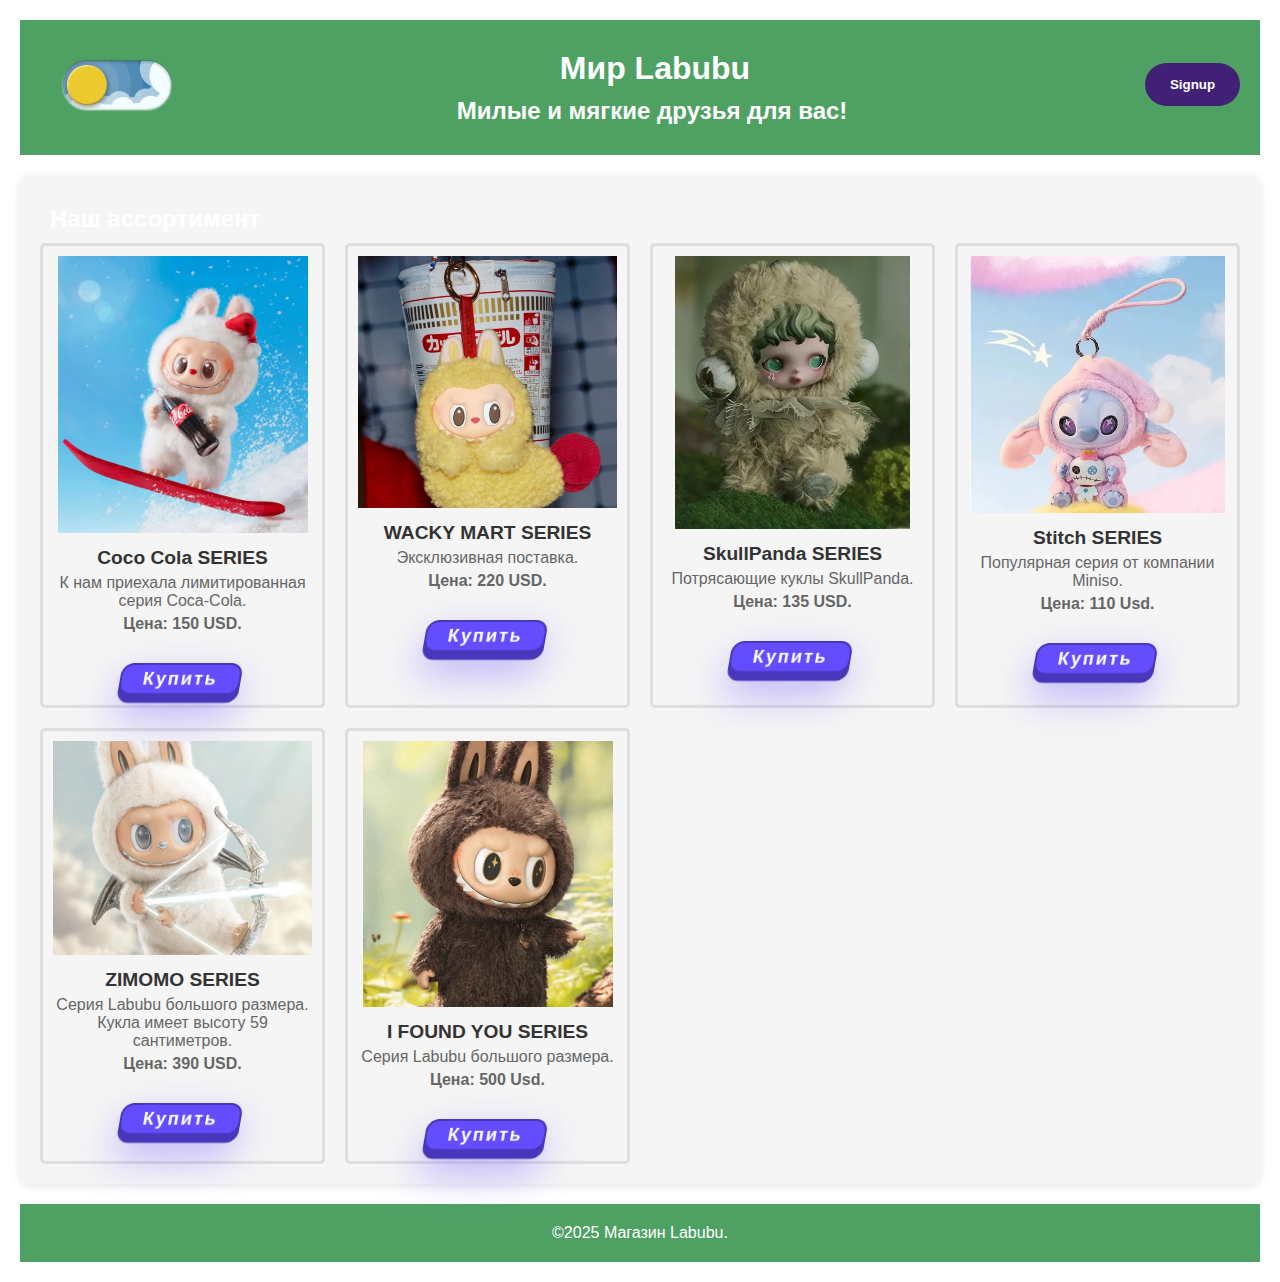
<file: index.html>
<!DOCTYPE html>
<html lang="ru">
<head>
    <meta charset="UTF-8">
    <meta name="viewport" content="width=device-width, initial-scale=1.0">
    <title>Document</title>
    <link rel="stylesheet" href="./style.css">
    <script src="./script.js"></script>
    
    
</head>
<body>
    <div class="mobile-menu-toggle">
    <span></span>
    <span></span>
    <span></span>
</div>
    <header class="header-menu">
        <div class="label1"> <label class="theme-switch">
        <input type="checkbox" class="theme-switch__checkbox" id="theme-toggle">
        <div class="theme-switch__container">
            <div class="theme-switch__clouds"></div>
            <div class="theme-switch__stars-container">
                <svg xmlns="http://www.w3.org/2000/svg" viewBox="0 0 144 55" fill="none">
                    <path fill-rule="evenodd" clip-rule="evenodd" d="M135.831 3.00688C135.055 3.85027 134.111 4.29946 133 4.35447C134.111 4.40947 135.055 4.85867 135.831 5.71123C136.607 6.55462 136.996 7.56303 136.996 8.72727C136.996 7.95722 137.172 7.25134 137.525 6.59129C137.886 5.93124 138.372 5.39954 138.98 5.00535C139.598 4.60199 140.268 4.39114 141 4.35447C139.88 4.2903 138.936 3.85027 138.16 3.00688C137.384 2.16348 136.996 1.16425 136.996 0C136.996 1.16425 136.607 2.16348 135.831 3.00688ZM31 23.3545C32.1114 23.2995 33.0551 22.8503 33.8313 22.0069C34.6075 21.1635 34.9956 20.1642 34.9956 19C34.9956 20.1642 35.3837 21.1635 36.1599 22.0069C36.9361 22.8503 37.8798 23.2903 39 23.3545C38.2679 23.3911 37.5976 23.602 36.9802 24.0053C36.3716 24.3995 35.8864 24.9312 35.5248 25.5913C35.172 26.2513 34.9956 26.9572 34.9956 27.7273C34.9956 26.563 34.6075 25.5546 33.8313 24.7112C33.0551 23.8587 32.1114 23.4095 31 23.3545ZM0 36.3545C1.11136 36.2995 2.05513 35.8503 2.83131 35.0069C3.6075 34.1635 3.99559 33.1642 3.99559 32C3.99559 33.1642 4.38368 34.1635 5.15987 35.0069C5.93605 35.8503 6.87982 36.2903 8 36.3545C7.26792 36.3911 6.59757 36.602 5.98015 37.0053C5.37155 37.3995 4.88644 37.9312 4.52481 38.5913C4.172 39.2513 3.99559 39.9572 3.99559 40.7273C3.99559 39.563 3.6075 38.5546 2.83131 37.7112C2.05513 36.8587 1.11136 36.4095 0 36.3545ZM56.8313 24.0069C56.0551 24.8503 55.1114 25.2995 54 25.3545C55.1114 25.4095 56.0551 25.8587 56.8313 26.7112C57.6075 27.5546 57.9956 28.563 57.9956 29.7273C57.9956 28.9572 58.172 28.2513 58.5248 27.5913C58.8864 26.9312 59.3716 26.3995 59.9802 26.0053C60.5976 25.602 61.2679 25.3911 62 25.3545C60.8798 25.2903 59.9361 24.8503 59.1599 24.0069C58.3837 23.1635 57.9956 22.1642 57.9956 21C57.9956 22.1642 57.6075 23.1635 56.8313 24.0069ZM81 25.3545C82.1114 25.2995 83.0551 24.8503 83.8313 24.0069C84.6075 23.1635 84.9956 22.1642 84.9956 21C84.9956 22.1642 85.3837 23.1635 86.1599 24.0069C86.9361 24.8503 87.8798 25.2903 89 25.3545C88.2679 25.3911 87.5976 25.602 86.9802 26.0053C86.3716 26.3995 85.8864 26.9312 85.5248 27.5913C85.172 28.2513 84.9956 28.9572 84.9956 29.7273C84.9956 28.563 84.6075 27.5546 83.8313 26.7112C83.0551 25.8587 82.1114 25.4095 81 25.3545ZM136 36.3545C137.111 36.2995 138.055 35.8503 138.831 35.0069C139.607 34.1635 139.996 33.1642 139.996 32C139.996 33.1642 140.384 34.1635 141.16 35.0069C141.936 35.8503 142.88 36.2903 144 36.3545C143.268 36.3911 142.598 36.602 141.98 37.0053C141.372 37.3995 140.886 37.9312 140.525 38.5913C140.172 39.2513 139.996 39.9572 139.996 40.7273C139.996 39.563 139.607 38.5546 138.831 37.7112C138.055 36.8587 137.111 36.4095 136 36.3545ZM101.831 49.0069C101.055 49.8503 100.111 50.2995 99 50.3545C100.111 50.4095 101.055 50.8587 101.831 51.7112C102.607 52.5546 102.996 53.563 102.996 54.7273C102.996 53.9572 103.172 53.2513 103.525 52.5913C103.886 51.9312 104.372 51.3995 104.98 51.0053C105.598 50.602 106.268 50.3911 107 50.3545C105.88 50.2903 104.936 49.8503 104.16 49.0069C103.384 48.1635 102.996 47.1642 102.996 46C102.996 47.1642 102.607 48.1635 101.831 49.0069Z" fill="currentColor"></path>
                </svg>
            </div>
            <div class="theme-switch__circle-container">
                <div class="theme-switch__sun-moon-container">
                    <div class="theme-switch__moon">
                        <div class="theme-switch__spot"></div>
                        <div class="theme-switch__spot"></div>
                        <div class="theme-switch__spot"></div>
                    </div>
                </div>
            </div>
        </div>
    </label></div>
        <h1>Мир Labubu</h1>
        <h2 >Милые и мягкие друзья для вас!</h2>
        <div class="header_buttons" >
  <button onclick="window.open('./index2.html', '_blank')">
    <span class="span-mother">
      <span>S</span>
      <span>i</span>
      <span>g</span>
      <span>n</span>
      <span>u</span>
      <span>p</span>
    </span>
    <span class="span-mother2">
      <span>S</span>
      <span>i</span>
      <span>g</span>
      <span>n</span>
      <span>u</span>
      <span>p</span>
    </span>
  </button>
</div>
    </header>


    <div class="container">
        <h2>Наш ассортимент</h2>
        <div class="gallery">
            <div class="product">
                <img src="./img/Coco Cola.jpg" width="250" height="350" alt="Coco Cola ">
                <h3>Coco Cola SERIES</h3>
                <p> К нам приехала лимитированная серия Coca-Cola.</p>
                <p class="price">Цена: 150 USD.</p>
                <button class="buy-button" onclick="openPopup('Coco Cola')">Купить</button>
            </div>

            <div class="product">
                <img src="./img/WACKY MART SERIES.jpg" width="350" height="250" alt="WACKY MART SERIES">
                <h3>WACKY MART SERIES</h3>
                <p>Эксклюзивная поставка.</p>
                <p class="price">Цена: 220 USD.</p>
                <button class="buy-button" onclick="openPopup('WACKY MART SERIES')">Купить</button>
            </div>

            <div class="product">
                <img src="./img/SkullPanda.jpg"  width="235" height="220" alt="SkullPanda ">
                <h3>SkullPanda SERIES</h3>
                <p>Потрясающие куклы SkullPanda.</p>
                <p class="price">Цена: 135 USD.</p>
                <button class="buy-button" onclick="openPopup('SkullPanda')">Купить</button>
            </div>

             <div class="product">
                <img src="./img/Stitch.jpg" width="255" height="150"  alt="Stitch ">
                <h3>Stitch SERIES</h3>
                <p>Популярная серия от компании Miniso.</p>
                <p class="price">Цена: 110 Usd.</p>
                <button class="buy-button" onclick="openPopup('Stitch')">Купить</button>
            </div>

            <div class="product">
                <img src="./img/ZIMOMO.jpg" width="300" height="250" alt="ZIMOMO ">
                <h3>ZIMOMO SERIES</h3>
                <p>Серия Labubu большого размера. Кукла имеет высоту 59 сантиметров. </p>
                <p class="price">Цена: 390 USD.</p>
                <button class="buy-button" onclick="openPopup('ZIMOMO')">Купить</button>
            </div>

            <div class="product">
                <img src="./img/I FOUND YOU.jpg" width="250" height="350" alt="I FOUND YOU ">
                <h3>I FOUND YOU SERIES</h3>
                <p>Серия Labubu большого размера.</p>
                <p class="price">Цена: 500 Usd.</p>
                <button class="buy-button" onclick="openPopup('I FOUND YOU')">Купить</button>
            </div>
        </div>
    </div>

    <div class="popup" id="popup">
        <div class="popup-content" id="popup-content">
        
        </div>
    </div>

    <footer>
        &copy;2025 Магазин Labubu.
    </footer>
    
</body>
</html>
</file>
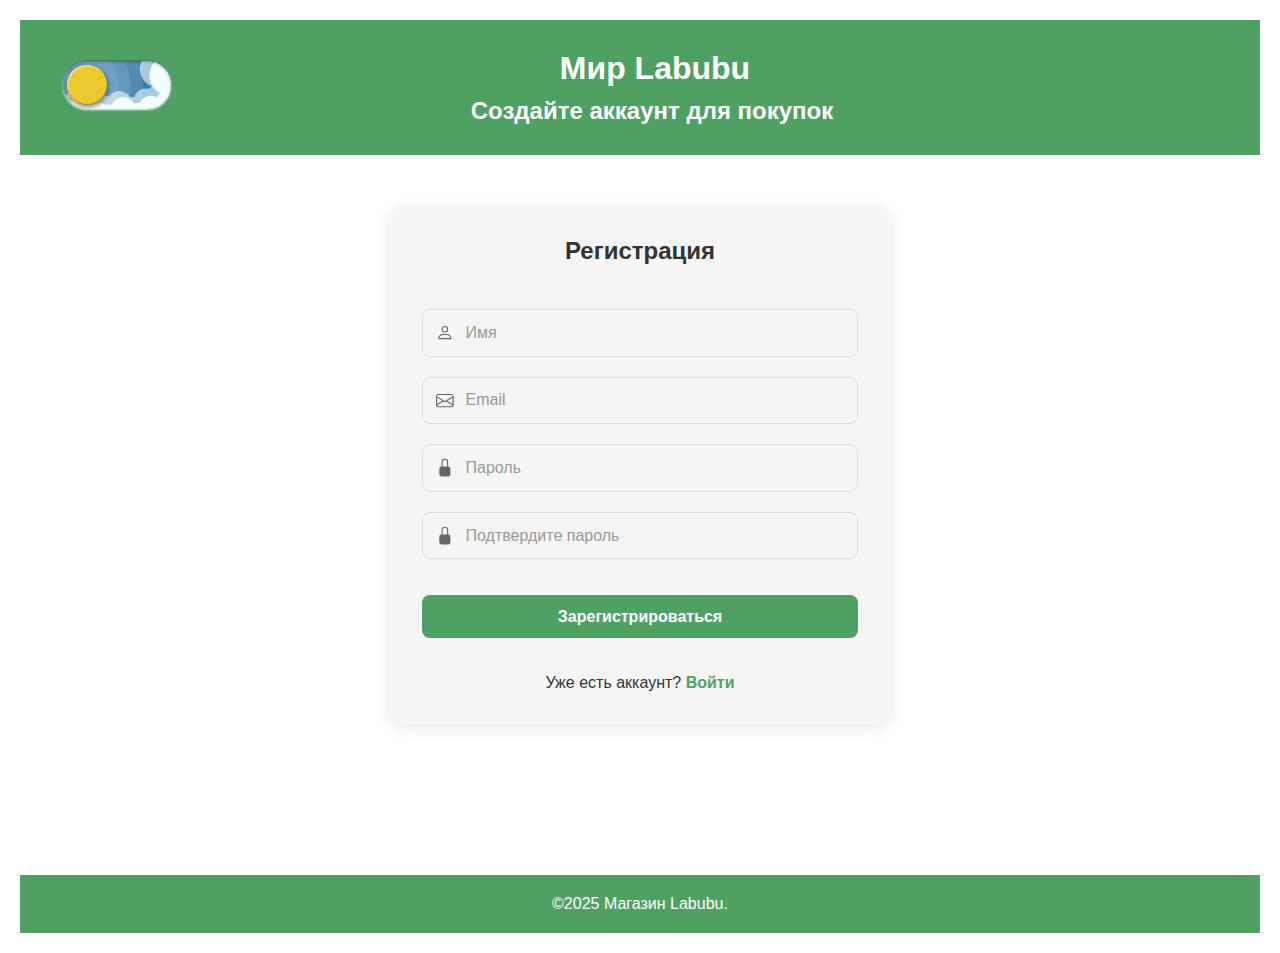
<file: index2.html>
<!DOCTYPE html>
<html lang="ru">
<head>
    <meta charset="UTF-8">
    <meta name="viewport" content="width=device-width, initial-scale=1.0">
    <title>Регистрация | Мир Labubu</title>
    <link rel="stylesheet" href="./style2.css">
    <link rel="stylesheet" href="./style.css">
</head>
<body>
    <header class="header-menu">
        <div class="label1">
            <label class="theme-switch">
                <input type="checkbox" class="theme-switch__checkbox" id="theme-toggle">
                <div class="theme-switch__container">
                    <div class="theme-switch__clouds"></div>
                    <div class="theme-switch__stars-container">
                        <svg xmlns="http://www.w3.org/2000/svg" viewBox="0 0 144 55" fill="none">
                            <path fill-rule="evenodd" clip-rule="evenodd" d="M135.831 3.00688C135.055 3.85027 134.111 4.29946 133 4.35447C134.111 4.40947 135.055 4.85867 135.831 5.71123C136.607 6.55462 136.996 7.56303 136.996 8.72727C136.996 7.95722 137.172 7.25134 137.525 6.59129C137.886 5.93124 138.372 5.39954 138.98 5.00535C139.598 4.60199 140.268 4.39114 141 4.35447C139.88 4.2903 138.936 3.85027 138.16 3.00688C137.384 2.16348 136.996 1.16425 136.996 0C136.996 1.16425 136.607 2.16348 135.831 3.00688ZM31 23.3545C32.1114 23.2995 33.0551 22.8503 33.8313 22.0069C34.6075 21.1635 34.9956 20.1642 34.9956 19C34.9956 20.1642 35.3837 21.1635 36.1599 22.0069C36.9361 22.8503 37.8798 23.2903 39 23.3545C38.2679 23.3911 37.5976 23.602 36.9802 24.0053C36.3716 24.3995 35.8864 24.9312 35.5248 25.5913C35.172 26.2513 34.9956 26.9572 34.9956 27.7273C34.9956 26.563 34.6075 25.5546 33.8313 24.7112C33.0551 23.8587 32.1114 23.4095 31 23.3545ZM0 36.3545C1.11136 36.2995 2.05513 35.8503 2.83131 35.0069C3.6075 34.1635 3.99559 33.1642 3.99559 32C3.99559 33.1642 4.38368 34.1635 5.15987 35.0069C5.93605 35.8503 6.87982 36.2903 8 36.3545C7.26792 36.3911 6.59757 36.602 5.98015 37.0053C5.37155 37.3995 4.88644 37.9312 4.52481 38.5913C4.172 39.2513 3.99559 39.9572 3.99559 40.7273C3.99559 39.563 3.6075 38.5546 2.83131 37.7112C2.05513 36.8587 1.11136 36.4095 0 36.3545ZM56.8313 24.0069C56.0551 24.8503 55.1114 25.2995 54 25.3545C55.1114 25.4095 56.0551 25.8587 56.8313 26.7112C57.6075 27.5546 57.9956 28.563 57.9956 29.7273C57.9956 28.9572 58.172 28.2513 58.5248 27.5913C58.8864 26.9312 59.3716 26.3995 59.9802 26.0053C60.5976 25.602 61.2679 25.3911 62 25.3545C60.8798 25.2903 59.9361 24.8503 59.1599 24.0069C58.3837 23.1635 57.9956 22.1642 57.9956 21C57.9956 22.1642 57.6075 23.1635 56.8313 24.0069ZM81 25.3545C82.1114 25.2995 83.0551 24.8503 83.8313 24.0069C84.6075 23.1635 84.9956 22.1642 84.9956 21C84.9956 22.1642 85.3837 23.1635 86.1599 24.0069C86.9361 24.8503 87.8798 25.2903 89 25.3545C88.2679 25.3911 87.5976 25.602 86.9802 26.0053C86.3716 26.3995 85.8864 26.9312 85.5248 27.5913C85.172 28.2513 84.9956 28.9572 84.9956 29.7273C84.9956 28.563 84.6075 27.5546 83.8313 26.7112C83.0551 25.8587 82.1114 25.4095 81 25.3545ZM136 36.3545C137.111 36.2995 138.055 35.8503 138.831 35.0069C139.607 34.1635 139.996 33.1642 139.996 32C139.996 33.1642 140.384 34.1635 141.16 35.0069C141.936 35.8503 142.88 36.2903 144 36.3545C143.268 36.3911 142.598 36.602 141.98 37.0053C141.372 37.3995 140.886 37.9312 140.525 38.5913C140.172 39.2513 139.996 39.9572 139.996 40.7273C139.996 39.563 139.607 38.5546 138.831 37.7112C138.055 36.8587 137.111 36.4095 136 36.3545ZM101.831 49.0069C101.055 49.8503 100.111 50.2995 99 50.3545C100.111 50.4095 101.055 50.8587 101.831 51.7112C102.607 52.5546 102.996 53.563 102.996 54.7273C102.996 53.9572 103.172 53.2513 103.525 52.5913C103.886 51.9312 104.372 51.3995 104.98 51.0053C105.598 50.602 106.268 50.3911 107 50.3545C105.88 50.2903 104.936 49.8503 104.16 49.0069C103.384 48.1635 102.996 47.1642 102.996 46C102.996 47.1642 102.607 48.1635 101.831 49.0069Z" fill="currentColor"></path>
                        </svg>
                    </div>
                    <div class="theme-switch__circle-container">
                        <div class="theme-switch__sun-moon-container">
                            <div class="theme-switch__moon">
                                <div class="theme-switch__spot"></div>
                                <div class="theme-switch__spot"></div>
                                <div class="theme-switch__spot"></div>
                            </div>
                        </div>
                    </div>
                </div>
            </label>
        </div>
        <h1>Мир Labubu</h1>
        <h2>Создайте аккаунт для покупок</h2>
    </header>

    <div class="registration-container">
        <form class="registration-form" id="registrationForm">
            <p id="heading">Регистрация</p>
            
            <div class="field">
                <svg class="input-icon" xmlns="http://www.w3.org/2000/svg" width="16" height="16" fill="currentColor" viewBox="0 0 16 16">
                    <path d="M8 8a3 3 0 1 0 0-6 3 3 0 0 0 0 6zm2-3a2 2 0 1 1-4 0 2 2 0 0 1 4 0zm4 8c0 1-1 1-1 1H3s-1 0-1-1 1-4 6-4 6 3 6 4zm-1-.004c-.001-.246-.154-.986-.832-1.664C11.516 10.68 10.289 10 8 10c-2.29 0-3.516.68-4.168 1.332-.678.678-.83 1.418-.832 1.664h10z"/>
                </svg>
                <input autocomplete="off" placeholder="Имя" class="input-field" type="text" id="name" required>
            </div>
            
            <div class="field">
                <svg class="input-icon" xmlns="http://www.w3.org/2000/svg" width="16" height="16" fill="currentColor" viewBox="0 0 16 16">
                    <path d="M0 4a2 2 0 0 1 2-2h12a2 2 0 0 1 2 2v8a2 2 0 0 1-2 2H2a2 2 0 0 1-2-2V4zm2-1a1 1 0 0 0-1 1v.217l7 4.2 7-4.2V4a1 1 0 0 0-1-1H2zm13 2.383-4.758 2.855L15 11.114v-5.73zm-.034 6.878L9.271 8.82 8 9.583 6.728 8.82l-5.694 3.44A1 1 0 0 0 2 13h12a1 1 0 0 0 .966-.739zM1 11.114l4.758-2.876L1 5.383v5.73z"/>
                </svg>
                <input placeholder="Email" class="input-field" type="email" id="email" required>
            </div>
            
            <div class="field">
                <svg class="input-icon" xmlns="http://www.w3.org/2000/svg" width="16" height="16" fill="currentColor" viewBox="0 0 16 16">
                    <path d="M8 1a2 2 0 0 1 2 2v4H6V3a2 2 0 0 1 2-2zm3 6V3a3 3 0 0 0-6 0v4a2 2 0 0 0-2 2v5a2 2 0 0 0 2 2h6a2 2 0 0 0 2-2V9a2 2 0 0 0-2-2z"/>
                </svg>
                <input placeholder="Пароль" class="input-field" type="password" id="password" required>
            </div>
            
            <div class="field">
                <svg class="input-icon" xmlns="http://www.w3.org/2000/svg" width="16" height="16" fill="currentColor" viewBox="0 0 16 16">
                    <path d="M8 1a2 2 0 0 1 2 2v4H6V3a2 2 0 0 1 2-2zm3 6V3a3 3 0 0 0-6 0v4a2 2 0 0 0-2 2v5a2 2 0 0 0 2 2h6a2 2 0 0 0 2-2V9a2 2 0 0 0-2-2z"/>
                </svg>
                <input placeholder="Подтвердите пароль" class="input-field" type="password" id="confirmPassword" required>
            </div>
            
            <div class="btn">
                <button type="submit" class="button1">Зарегистрироваться</button>
            </div>
            
            <div class="login-link">
                Уже есть аккаунт? <a href="./login.html">Войти</a>
            </div>
        </form>
    </div>

    <footer class="footer1">
        &copy;2025 Магазин Labubu. 
    </footer>

    <script src="./script.js"></script>
    <script>
        document.addEventListener('DOMContentLoaded', function() {
            const registrationForm = document.getElementById('registrationForm');
            
            registrationForm.addEventListener('submit', function(e) {
                e.preventDefault();
                
                const password = document.getElementById('password').value;
                const confirmPassword = document.getElementById('confirmPassword').value;
                
                if (password !== confirmPassword) {
                    alert('Пароли не совпадают!');
                    return;
                }
                
                alert('Регистрация успешна! Добро пожаловать в Мир Labubu!');
            });
        });
    </script>
</body>
</html>
</file>
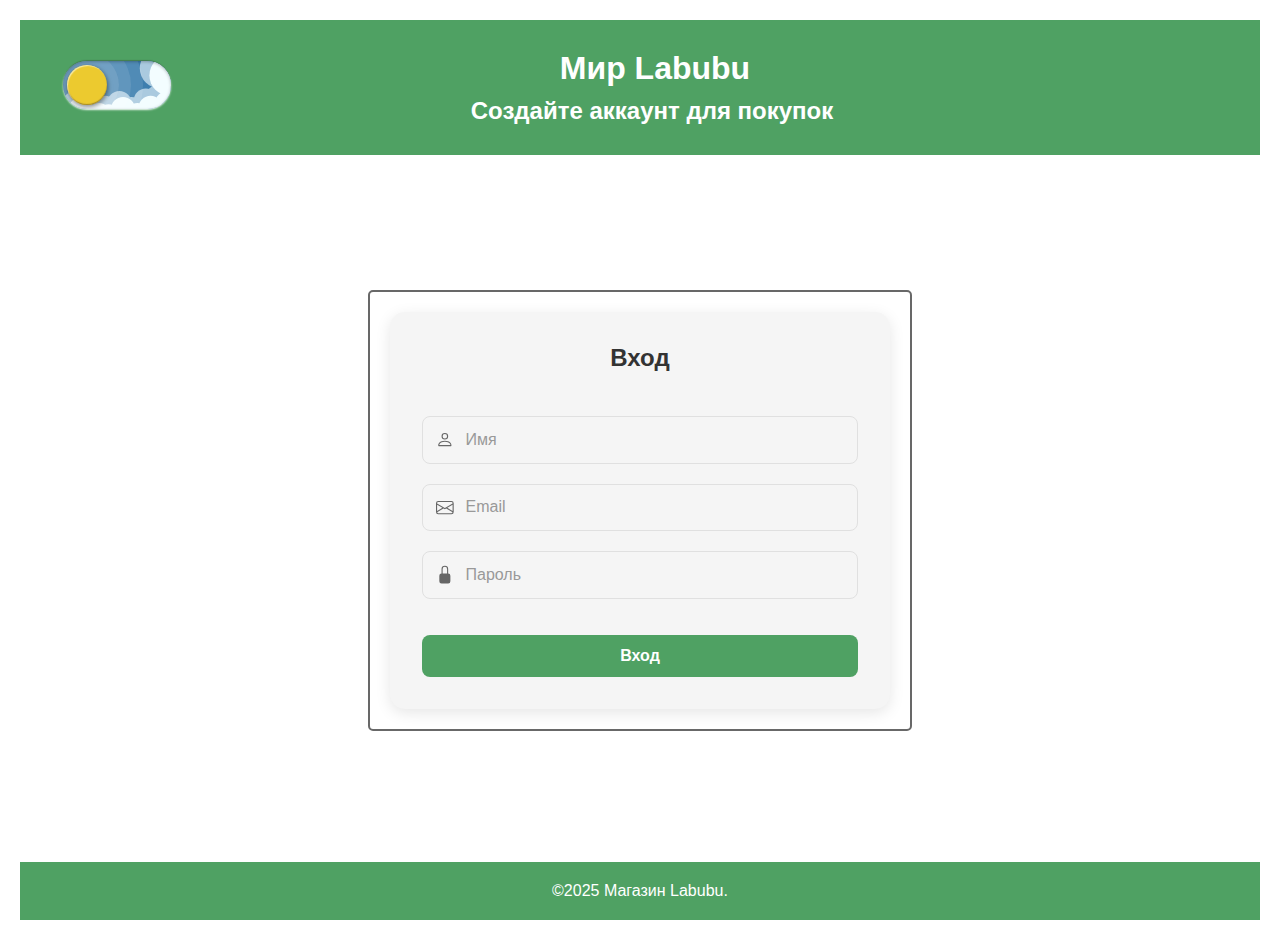
<file: login.html>
<!DOCTYPE html>
<html lang="ru">
<head>
    <meta charset="UTF-8">
    <meta name="viewport" content="width=device-width, initial-scale=1.0">
    <title>Регистрация | Мир Labubu</title>
    <link rel="stylesheet" href="./style2.css">
    <link rel="stylesheet" href="./style.css">
    <link rel="stylesheet" href="./style3.css">
    <script src="./js2.js"></script>
</head>
<body>
    <header class="header-menu">
        <div class="label1">
            <label class="theme-switch">
                <input type="checkbox" class="theme-switch__checkbox" id="theme-toggle">
                <div class="theme-switch__container">
                    <div class="theme-switch__clouds"></div>
                    <div class="theme-switch__stars-container">
                        <svg xmlns="http://www.w3.org/2000/svg" viewBox="0 0 144 55" fill="none">
                            <path fill-rule="evenodd" clip-rule="evenodd" d="M135.831 3.00688C135.055 3.85027 134.111 4.29946 133 4.35447C134.111 4.40947 135.055 4.85867 135.831 5.71123C136.607 6.55462 136.996 7.56303 136.996 8.72727C136.996 7.95722 137.172 7.25134 137.525 6.59129C137.886 5.93124 138.372 5.39954 138.98 5.00535C139.598 4.60199 140.268 4.39114 141 4.35447C139.88 4.2903 138.936 3.85027 138.16 3.00688C137.384 2.16348 136.996 1.16425 136.996 0C136.996 1.16425 136.607 2.16348 135.831 3.00688ZM31 23.3545C32.1114 23.2995 33.0551 22.8503 33.8313 22.0069C34.6075 21.1635 34.9956 20.1642 34.9956 19C34.9956 20.1642 35.3837 21.1635 36.1599 22.0069C36.9361 22.8503 37.8798 23.2903 39 23.3545C38.2679 23.3911 37.5976 23.602 36.9802 24.0053C36.3716 24.3995 35.8864 24.9312 35.5248 25.5913C35.172 26.2513 34.9956 26.9572 34.9956 27.7273C34.9956 26.563 34.6075 25.5546 33.8313 24.7112C33.0551 23.8587 32.1114 23.4095 31 23.3545ZM0 36.3545C1.11136 36.2995 2.05513 35.8503 2.83131 35.0069C3.6075 34.1635 3.99559 33.1642 3.99559 32C3.99559 33.1642 4.38368 34.1635 5.15987 35.0069C5.93605 35.8503 6.87982 36.2903 8 36.3545C7.26792 36.3911 6.59757 36.602 5.98015 37.0053C5.37155 37.3995 4.88644 37.9312 4.52481 38.5913C4.172 39.2513 3.99559 39.9572 3.99559 40.7273C3.99559 39.563 3.6075 38.5546 2.83131 37.7112C2.05513 36.8587 1.11136 36.4095 0 36.3545ZM56.8313 24.0069C56.0551 24.8503 55.1114 25.2995 54 25.3545C55.1114 25.4095 56.0551 25.8587 56.8313 26.7112C57.6075 27.5546 57.9956 28.563 57.9956 29.7273C57.9956 28.9572 58.172 28.2513 58.5248 27.5913C58.8864 26.9312 59.3716 26.3995 59.9802 26.0053C60.5976 25.602 61.2679 25.3911 62 25.3545C60.8798 25.2903 59.9361 24.8503 59.1599 24.0069C58.3837 23.1635 57.9956 22.1642 57.9956 21C57.9956 22.1642 57.6075 23.1635 56.8313 24.0069ZM81 25.3545C82.1114 25.2995 83.0551 24.8503 83.8313 24.0069C84.6075 23.1635 84.9956 22.1642 84.9956 21C84.9956 22.1642 85.3837 23.1635 86.1599 24.0069C86.9361 24.8503 87.8798 25.2903 89 25.3545C88.2679 25.3911 87.5976 25.602 86.9802 26.0053C86.3716 26.3995 85.8864 26.9312 85.5248 27.5913C85.172 28.2513 84.9956 28.9572 84.9956 29.7273C84.9956 28.563 84.6075 27.5546 83.8313 26.7112C83.0551 25.8587 82.1114 25.4095 81 25.3545ZM136 36.3545C137.111 36.2995 138.055 35.8503 138.831 35.0069C139.607 34.1635 139.996 33.1642 139.996 32C139.996 33.1642 140.384 34.1635 141.16 35.0069C141.936 35.8503 142.88 36.2903 144 36.3545C143.268 36.3911 142.598 36.602 141.98 37.0053C141.372 37.3995 140.886 37.9312 140.525 38.5913C140.172 39.2513 139.996 39.9572 139.996 40.7273C139.996 39.563 139.607 38.5546 138.831 37.7112C138.055 36.8587 137.111 36.4095 136 36.3545ZM101.831 49.0069C101.055 49.8503 100.111 50.2995 99 50.3545C100.111 50.4095 101.055 50.8587 101.831 51.7112C102.607 52.5546 102.996 53.563 102.996 54.7273C102.996 53.9572 103.172 53.2513 103.525 52.5913C103.886 51.9312 104.372 51.3995 104.98 51.0053C105.598 50.602 106.268 50.3911 107 50.3545C105.88 50.2903 104.936 49.8503 104.16 49.0069C103.384 48.1635 102.996 47.1642 102.996 46C102.996 47.1642 102.607 48.1635 101.831 49.0069Z" fill="currentColor"></path>
                        </svg>
                    </div>
                    <div class="theme-switch__circle-container">
                        <div class="theme-switch__sun-moon-container">
                            <div class="theme-switch__moon">
                                <div class="theme-switch__spot"></div>
                                <div class="theme-switch__spot"></div>
                                <div class="theme-switch__spot"></div>
                            </div>
                        </div>
                    </div>
                </div>
            </label>
        </div>
        <h1>Мир Labubu</h1>
        <h2>Создайте аккаунт для покупок</h2>
    </header>

    <div class="registration-container">
        <form class="registration-form" id="registrationForm">
            <p id="heading">Вход</p>
            
            <div class="field">
                <svg class="input-icon" xmlns="http://www.w3.org/2000/svg" width="16" height="16" fill="currentColor" viewBox="0 0 16 16">
                    <path d="M8 8a3 3 0 1 0 0-6 3 3 0 0 0 0 6zm2-3a2 2 0 1 1-4 0 2 2 0 0 1 4 0zm4 8c0 1-1 1-1 1H3s-1 0-1-1 1-4 6-4 6 3 6 4zm-1-.004c-.001-.246-.154-.986-.832-1.664C11.516 10.68 10.289 10 8 10c-2.29 0-3.516.68-4.168 1.332-.678.678-.83 1.418-.832 1.664h10z"/>
                </svg>
                <input autocomplete="off" placeholder="Имя" class="input-field" type="text" id="name" required>
            </div>
            
            <div class="field">
                <svg class="input-icon" xmlns="http://www.w3.org/2000/svg" width="16" height="16" fill="currentColor" viewBox="0 0 16 16">
                    <path d="M0 4a2 2 0 0 1 2-2h12a2 2 0 0 1 2 2v8a2 2 0 0 1-2 2H2a2 2 0 0 1-2-2V4zm2-1a1 1 0 0 0-1 1v.217l7 4.2 7-4.2V4a1 1 0 0 0-1-1H2zm13 2.383-4.758 2.855L15 11.114v-5.73zm-.034 6.878L9.271 8.82 8 9.583 6.728 8.82l-5.694 3.44A1 1 0 0 0 2 13h12a1 1 0 0 0 .966-.739zM1 11.114l4.758-2.876L1 5.383v5.73z"/>
                </svg>
                <input placeholder="Email" class="input-field" type="email" id="email" required>
            </div>
            
            <div class="field">
                <svg class="input-icon" xmlns="http://www.w3.org/2000/svg" width="16" height="16" fill="currentColor" viewBox="0 0 16 16">
                    <path d="M8 1a2 2 0 0 1 2 2v4H6V3a2 2 0 0 1 2-2zm3 6V3a3 3 0 0 0-6 0v4a2 2 0 0 0-2 2v5a2 2 0 0 0 2 2h6a2 2 0 0 0 2-2V9a2 2 0 0 0-2-2z"/>
                </svg>
                <input placeholder="Пароль" class="input-field" type="password" id="password" required>
            </div>
            
            <div class="btn">
                <button type="submit" class="button1">Вход</button>
            </div>
            
        
        </form>
    </div>

    <footer class="footer1">
        &copy;2025 Магазин Labubu. 
    </footer>

    <script src="./script.js"></script>
    <script>
       document.addEventListener('DOMContentLoaded', function() {
    const registrationForm = document.getElementById('registrationForm');
    
    // Проверяем, не авторизован ли пользователь уже
    if (localStorage.getItem('isLoggedIn') === 'true') {
        window.location.href = 'index.html'; // Перенаправляем если уже вошел
    }
    
    registrationForm.addEventListener('submit', function(e) {
        e.preventDefault();
        
        const name = document.getElementById('name').value;
        const email = document.getElementById('email').value;
        const password = document.getElementById('password').value;
        
        // Простая валидация
        if (!name || !email || !password) {
            alert('Пожалуйста, заполните все поля!');
            return;
        }
        
        // Сохраняем данные пользователя
        localStorage.setItem('isLoggedIn', 'true');
        localStorage.setItem('userName', name);
        localStorage.setItem('userEmail', email);
        
        // Перенаправляем на страницу с товарами
        window.location.href = 'index.html';
    });
});
    </script>
</body>
</html>
</file>
<file: style.css>
body {
    font-family: sans-serif;
    margin: 0;
    padding: 0;
    background-color: #f8f8f8;
}

header {
    background-color: hwb(135 31% 37%);
    padding: 20px;
    text-align: center;
    box-shadow: 0 2px 5px hsla(0, 0%, 100%, 0.986);
}

h1 {
    margin: 10px;
    color: white;
    padding-left:400px;
} 
h2 {
    margin: 10px;
    color: white;
    padding-right:120px;
}

.header_buttons {
    display: flex;
    gap: 20px;
    
}
.header-menu {
    box-shadow: none !important; 
}
.header_button {
    width: 104px;
    align-items: flex;
    padding: 15px 20px;
    border-radius: 20px;
}

.container {
    max-width: 1200px;
    margin: 20px auto;
    padding: 20px;
    background-color: #fff;
    box-shadow: 0 2px 5px rgba(0, 0, 0, 0.1);
}

.gallery {
    display: grid;
    grid-template-columns: repeat(auto-fit, minmax(250px, 1fr));
    gap: 20px;
}

.product {
    border: 3px solid #ddd;
    padding: 10px;
    text-align: center;
    border-radius: 5px;
}

.product img {
    max-width: 100%;
    height: auto;
    margin-bottom: 10px;
}

.product h3 {
    margin: 0;
    font-size: 1.2em;
    color: #333;
}

.product p {
    margin: 5px 0;
    color: #666;
}
.price {
    font-weight: bold;
    color: #007bff;
}
.popup {
    display: none; 
    position: fixed;
    top: 0;
    left: 0;
    width: 100%;
    height: 100%;
    background-color: rgba(0, 0, 0, 0.5); 
    z-index: 1000;
    justify-content: center;
    align-items: center;
}

.popup-content {
    background-color: #fff;
    padding: 20px;
    border-radius: 5px;
    box-shadow: 0 2px 10px rgba(0, 0, 0, 0.3);
    text-align: center;
    width: 300px;
}

.close-button {
    background-color:  hwb(135 31% 37%);
    color: #fff;
    padding: 5px 10px;
    border: none;
    border-radius: 3px;
    cursor: pointer;
    margin-top: 20px;
}

footer {
    text-align: center;
    padding: 20px;
    background-color:  hwb(135 31% 37%);
    color: white;
    
}
.delivery-button {
    padding: 10px 20px;
    background-color: #412175; 
    color: white; 
    border: none; 
    border-radius: 5px; 
    cursor: pointer; 
    font-size: 16px; 
    font-weight: bold; 
    transition: 0.3s ease; 
    margin-bottom: 10px;     
    width: 100%;             
    box-sizing: border-box;
}
.delivery-button:hover {
    background-color: #317a41; 
}
.delivery-button:focus {
    outline: none; 
    box-shadow: 0 0 5px rgba(0, 0, 0, 0.3); 
}
.header_button {
    padding: 10px 20px;
    color: white;
    border: none; 
    border-radius: 6px; 
    cursor: pointer;
    font-size: 16px; 
    font-weight: bold; 
    transition: 0.3s ease;
}

.header_button:hover {
    background-color: lab(54.22% -46.63 33.69); 
    border-radius: 1px;
    border-color: lab(88.4% -2.04 0.38);
    
}
.header_button:focus {
    outline: none; 
    box-shadow: 0 0 5px rgba(0, 0, 0, 0.3); 
}
.header_buttons {
    float: right;  
    position: absolute;
    top: 40px;      
    right: 40px;   
    border: 0px solid lab(88.4% -2.04 0.38);;
    transition: 0.3s ease;
    border-radius: 5px;
    margin-top: 23px;
    
}
header::after {
    content: "";
    display: table;
    clear: both;
}
.nav_flex{
    padding: 10px 20px;
    background-color: hwb(212 34% 24%); 
    color: white;
    border: none; 
    border-radius: 6px; 
    cursor: pointer;
    font-size: 16px; 
    font-weight: bold; 
    transition: 0.3s ease;
    display: flex;
    align-items: flex;
    
}
.nav_flex:hover {
    background-color: lab(54.22% -46.63 33.69); 
    border-color: lab(88.4% -2.04 0.38);
    padding: 10px 20px;
}
.nav_flex:focus {
    outline: none; 
    box-shadow: 0 0 5px rgba(0, 0, 0, 0.3); 
}
.nav_flex {
    margin-right: 10px;
    margin-top: 20px;
    float: left;  
    position: flex;
    top: 30px;      
    right: 20px;  
    border: 2px solid lab(88.4% -2.04 0.38);;
    transition: 0.3s ease;
    border-radius: 5px;
}
.nav_flex::after {
    content: "";
    display: table;
    clear: both;
}
h1{
    display: center;
    margin-right: 380px;
}
p {
    text-decoration: none;
    margin: 10px;
    color: white;
    margin-right: 385px;
    
}
a {
    text-decoration: none; 
}
.close-button  {
    background-color: #3d8176;
    color: #fff;
    padding: 5px 10px;
    border: none;
    border-radius: 5px;
    cursor: pointer;
    transition:0.3s ease;
    margin-left: 100px;
}
.close-button:hover {
    background-color: #317a41;
}
button {
  font-weight: bold;
  color: white;
  border-radius: 2rem;
  cursor: pointer;
  width: 95.02px;
  height: 42.66px;
  border: none;
  background-color: #412175;
  display: flex;
  justify-content: center;
  align-items: center;
}

button .span-mother {
  display: flex;
  overflow: hidden;
  
}

button:hover .span-mother {
  position: absolute;
}

button:hover .span-mother span {
  transform: translateY(1.2em);
}

button .span-mother span:nth-child(1) {
  transition: 0.2s;
}

button .span-mother span:nth-child(2) {
  transition: 0.3s;
}

button .span-mother span:nth-child(3) {
  transition: 0.4s;
}

button .span-mother span:nth-child(4) {
  transition: 0.5s;
}

button .span-mother span:nth-child(5) {
  transition: 0.6s;
}

button .span-mother span:nth-child(6) {
  transition: 0.7s;
}

button .span-mother2 {
  display: flex;
  position: absolute;
  overflow: hidden;
}

button .span-mother2 span {
  transform: translateY(-1.2em);
}

button:hover .span-mother2 span {
  transform: translateY(0);
}

button .span-mother2 span {
  transition: 0.2s;
}

button .span-mother2 span:nth-child(2) {
  transition: 0.3s;
}

button .span-mother2 span:nth-child(3) {
  transition: 0.4s;
}

button .span-mother2 span:nth-child(4) {
  transition: 0.5s;
}

button .span-mother2 span:nth-child(5) {
  transition: 0.6s;
}

button .span-mother2 span:nth-child(6) {
  transition: 0.7s;
}
.buy-button {
  --😀: #644dff;
  --😀😀: #4836bb;
  --😀😀😀: #654dff63;
  cursor: pointer;
  width: 121px;
  height: 32px;
  display: flex;
  align-items: center;
  justify-content: center;
  gap: 1rem;
  font-size: 1.125em;
  font-weight: 800;
  letter-spacing: 2px;
  color: #fff;
  background: var(--😀);
  border: 2px solid var(--😀😀);
  border-radius: .75rem;
  box-shadow: 0 8px 0 var(--😀😀);
  transform: skew(-10deg);
  transition: all .1s ease;
  filter: drop-shadow(0 15px 20px var(--😀😀😀));
  margin-left:67px;
  margin-top: 30px;
}

.buy-button:active {
  letter-spacing: 0px;
  transform: skew(-10deg) translateY(8px);
  box-shadow: 0 0 0 var(--😀😀😀);
}
.buy-button1:active {
  letter-spacing: 0px;
  transform: skew(-10deg) translateY(8px);
  box-shadow: 0 0 0 var(--😀😀😀);
}
.buy-button2:active {
  letter-spacing: 0px;
  transform: skew(-10deg) translateY(8px);
  box-shadow: 0 0 0 var(--😀😀😀);
}
.buy-button1{
     --😀: #644dff;
  --😀😀: #4836bb;
  --😀😀😀: #654dff63;
  cursor: pointer;
  width: 121px;
  height: 32px;
  display: flex;
  align-items: center;
  justify-content: center;
  gap: 1rem;
  font-size: 1.125em;
  font-weight: 800;
  letter-spacing: 2px;
  color: #fff;
  background: var(--😀);
  border: 2px solid var(--😀😀);
  border-radius: .75rem;
  box-shadow: 0 8px 0 var(--😀😀);
  transform: skew(-10deg);
  transition: all .1s ease;
  filter: drop-shadow(0 15px 20px var(--😀😀😀));
  margin-left:67px;
  margin-top: 22px;
}
.buy-button2{
     --😀: #644dff;
  --😀😀: #4836bb;
  --😀😀😀: #654dff63;
  cursor: pointer;
  width: 121px;
  height: 32px;
  display: flex;
  align-items: center;
  justify-content: center;
  gap: 1rem;
  font-size: 1.125em;
  font-weight: 800;
  letter-spacing: 2px;
  color: #fff;
  background: var(--😀);
  border: 2px solid var(--😀😀);
  border-radius: .75rem;
  box-shadow: 0 8px 0 var(--😀😀);
  transform: skew(-10deg);
  transition: all .1s ease;
  filter: drop-shadow(0 15px 20px var(--😀😀😀));
  margin-left:67px;
  margin-top: 25px;
}

.theme-switch {
  --toggle-size: 18px;
  --container-width: 5.625em;
  --container-height: 2.5em;
  --container-radius: 6.25em;
  --container-light-bg: #3D7EAE;
  --container-night-bg: #1D1F2C;
  --circle-container-diameter: 3.375em;
  --sun-moon-diameter: 2.125em;
  --sun-bg: #ECCA2F;
  --moon-bg: #C4C9D1;
  --spot-color: #959DB1;
  --circle-container-offset: calc((var(--circle-container-diameter) - var(--container-height)) / 2 * -1);
  --stars-color: #fff;
  --clouds-color: #F3FDFF;
  --back-clouds-color: #AACADF;
  --transition: .5s cubic-bezier(0, -0.02, 0.4, 1.25);
  --circle-transition: .3s cubic-bezier(0, -0.02, 0.35, 1.17);
}

.theme-switch, .theme-switch *, .theme-switch *::before, .theme-switch *::after {
  -webkit-box-sizing: border-box;
  box-sizing: border-box;
  margin: 0;
  padding: 0;
  font-size: var(--toggle-size);
}

.theme-switch__container {
  width: var(--container-width);
  height: var(--container-height);
  background-color: var(--container-light-bg);
  border-radius: var(--container-radius);
  overflow: hidden;
  cursor: pointer;
  -webkit-box-shadow: 0em -0.062em 0.062em rgba(0, 0, 0, 0.25), 0em 0.062em 0.125em rgba(255, 255, 255, 0.94);
  box-shadow: 0em -0.062em 0.062em rgba(0, 0, 0, 0.25), 0em 0.062em 0.125em rgba(255, 255, 255, 0.94);
  -webkit-transition: var(--transition);
  -o-transition: var(--transition);
  transition: var(--transition);
  position: relative;
}

.theme-switch__container::before {
  content: "";
  position: absolute;
  z-index: 1;
  inset: 0;
  -webkit-box-shadow: 0em 0.05em 0.187em rgba(0, 0, 0, 0.25) inset, 0em 0.05em 0.187em rgba(0, 0, 0, 0.25) inset;
  box-shadow: 0em 0.05em 0.187em rgba(0, 0, 0, 0.25) inset, 0em 0.05em 0.187em rgba(0, 0, 0, 0.25) inset;
  border-radius: var(--container-radius)
}

.theme-switch__checkbox {
  display: none;
}

.theme-switch__circle-container {
  width: var(--circle-container-diameter);
  height: var(--circle-container-diameter);
  background-color: rgba(255, 255, 255, 0.1);
  position: absolute;
  left: var(--circle-container-offset);
  top: var(--circle-container-offset);
  border-radius: var(--container-radius);
  -webkit-box-shadow: inset 0 0 0 3.375em rgba(255, 255, 255, 0.1), inset 0 0 0 3.375em rgba(255, 255, 255, 0.1), 0 0 0 0.625em rgba(255, 255, 255, 0.1), 0 0 0 1.25em rgba(255, 255, 255, 0.1);
  box-shadow: inset 0 0 0 3.375em rgba(255, 255, 255, 0.1), inset 0 0 0 3.375em rgba(255, 255, 255, 0.1), 0 0 0 0.625em rgba(255, 255, 255, 0.1), 0 0 0 1.25em rgba(255, 255, 255, 0.1);
  display: -webkit-box;
  display: -ms-flexbox;
  display: flex;
  -webkit-transition: var(--circle-transition);
  -o-transition: var(--circle-transition);
  transition: var(--circle-transition);
  pointer-events: none;
}

.theme-switch__sun-moon-container {
  pointer-events: auto;
  position: relative;
  z-index: 2;
  width: var(--sun-moon-diameter);
  height: var(--sun-moon-diameter);
  margin: auto;
  border-radius: var(--container-radius);
  background-color: var(--sun-bg);
  -webkit-box-shadow: 0.062em 0.062em 0.062em 0em rgba(254, 255, 239, 0.61) inset, 0em -0.062em 0.062em 0em #a1872a inset;
  box-shadow: 0.062em 0.062em 0.062em 0em rgba(254, 255, 239, 0.61) inset, 0em -0.062em 0.062em 0em #a1872a inset;
  -webkit-filter: drop-shadow(0.062em 0.125em 0.125em rgba(0, 0, 0, 0.25)) drop-shadow(0em 0.062em 0.125em rgba(0, 0, 0, 0.25));
  filter: drop-shadow(0.062em 0.125em 0.125em rgba(0, 0, 0, 0.25)) drop-shadow(0em 0.062em 0.125em rgba(0, 0, 0, 0.25));
  overflow: hidden;
  -webkit-transition: var(--transition);
  -o-transition: var(--transition);
  transition: var(--transition);
}

.theme-switch__moon {
  -webkit-transform: translateX(100%);
  -ms-transform: translateX(100%);
  transform: translateX(100%);
  width: 100%;
  height: 100%;
  background-color: var(--moon-bg);
  border-radius: inherit;
  -webkit-box-shadow: 0.062em 0.062em 0.062em 0em rgba(254, 255, 239, 0.61) inset, 0em -0.062em 0.062em 0em #969696 inset;
  box-shadow: 0.062em 0.062em 0.062em 0em rgba(254, 255, 239, 0.61) inset, 0em -0.062em 0.062em 0em #969696 inset;
  -webkit-transition: var(--transition);
  -o-transition: var(--transition);
  transition: var(--transition);
  position: relative;
}

.theme-switch__spot {
  position: absolute;
  top: 0.75em;
  left: 0.312em;
  width: 0.75em;
  height: 0.75em;
  border-radius: var(--container-radius);
  background-color: var(--spot-color);
  -webkit-box-shadow: 0em 0.0312em 0.062em rgba(0, 0, 0, 0.25) inset;
  box-shadow: 0em 0.0312em 0.062em rgba(0, 0, 0, 0.25) inset;
}

.theme-switch__spot:nth-of-type(2) {
  width: 0.375em;
  height: 0.375em;
  top: 0.937em;
  left: 1.375em;
}

.theme-switch__spot:nth-last-of-type(3) {
  width: 0.25em;
  height: 0.25em;
  top: 0.312em;
  left: 0.812em;
}

.theme-switch__clouds {
  width: 1.25em;
  height: 1.25em;
  background-color: var(--clouds-color);
  border-radius: var(--container-radius);
  position: absolute;
  bottom: -0.625em;
  left: 0.312em;
  -webkit-box-shadow: 0.937em 0.312em var(--clouds-color), -0.312em -0.312em var(--back-clouds-color), 1.437em 0.375em var(--clouds-color), 0.5em -0.125em var(--back-clouds-color), 2.187em 0 var(--clouds-color), 1.25em -0.062em var(--back-clouds-color), 2.937em 0.312em var(--clouds-color), 2em -0.312em var(--back-clouds-color), 3.625em -0.062em var(--clouds-color), 2.625em 0em var(--back-clouds-color), 4.5em -0.312em var(--clouds-color), 3.375em -0.437em var(--back-clouds-color), 4.625em -1.75em 0 0.437em var(--clouds-color), 4em -0.625em var(--back-clouds-color), 4.125em -2.125em 0 0.437em var(--back-clouds-color);
  box-shadow: 0.937em 0.312em var(--clouds-color), -0.312em -0.312em var(--back-clouds-color), 1.437em 0.375em var(--clouds-color), 0.5em -0.125em var(--back-clouds-color), 2.187em 0 var(--clouds-color), 1.25em -0.062em var(--back-clouds-color), 2.937em 0.312em var(--clouds-color), 2em -0.312em var(--back-clouds-color), 3.625em -0.062em var(--clouds-color), 2.625em 0em var(--back-clouds-color), 4.5em -0.312em var(--clouds-color), 3.375em -0.437em var(--back-clouds-color), 4.625em -1.75em 0 0.437em var(--clouds-color), 4em -0.625em var(--back-clouds-color), 4.125em -2.125em 0 0.437em var(--back-clouds-color);
  -webkit-transition: 0.5s cubic-bezier(0, -0.02, 0.4, 1.25);
  -o-transition: 0.5s cubic-bezier(0, -0.02, 0.4, 1.25);
  transition: 0.5s cubic-bezier(0, -0.02, 0.4, 1.25);
}

.theme-switch__stars-container {
  position: absolute;
  color: var(--stars-color);
  top: -100%;
  left: 0.312em;
  width: 2.75em;
  height: auto;
  -webkit-transition: var(--transition);
  -o-transition: var(--transition);
  transition: var(--transition);
}


.theme-switch__checkbox:checked + .theme-switch__container {
  background-color: var(--container-night-bg);
}

.theme-switch__checkbox:checked + .theme-switch__container .theme-switch__circle-container {
  left: calc(100% - var(--circle-container-offset) - var(--circle-container-diameter));
}

.theme-switch__checkbox:checked + .theme-switch__container .theme-switch__circle-container:hover {
  left: calc(100% - var(--circle-container-offset) - var(--circle-container-diameter) - 0.187em)
}

.theme-switch__circle-container:hover {
  left: calc(var(--circle-container-offset) + 0.187em);
}

.theme-switch__checkbox:checked + .theme-switch__container .theme-switch__moon {
  -webkit-transform: translate(0);
  -ms-transform: translate(0);
  transform: translate(0);
}

.theme-switch__checkbox:checked + .theme-switch__container .theme-switch__clouds {
  bottom: -4.062em;
}

.theme-switch__checkbox:checked + .theme-switch__container .theme-switch__stars-container {
  top: 50%;
  -webkit-transform: translateY(-50%);
  -ms-transform: translateY(-50%);
  transform: translateY(-50%);
}
.label1 {
    float: left;  
    position: flex;  
    padding: 21px 23px;
}
:root {
  --bg-color: #ffffff;
  --text-color: #000000;
  --container-light-bg: #3D7EAE;
}

[data-theme="dark"] {
  --bg-color: #121212;
  --text-color: #ffffff;
  --container-light-bg: #1D1F2C;
}

body {
  background-color: var(--bg-color);
  color: var(--text-color);
  transition: background-color 0.5s, color 0.5s;
}


.theme-switch {
  --toggle-size: 18px;
  --container-width: 5.625em;
  --container-height: 2.5em;
  --container-radius: 6.25em;
  --container-night-bg: #1D1F2C;
  --circle-container-diameter: 3.375em;
  --sun-moon-diameter: 2.125em;
  --sun-bg: #ECCA2F;
  --moon-bg: #C4C9D1;
  --spot-color: #959DB1;
  --circle-container-offset: calc((var(--circle-container-diameter) - var(--container-height)) / 2 * -1);
  --stars-color: #fff;
  --clouds-color: #F3FDFF;
  --back-clouds-color: #AACADF;
  --transition: .5s cubic-bezier(0, -0.02, 0.4, 1.25);
  --circle-transition: .3s cubic-bezier(0, -0.02, 0.35, 1.17);
  display: inline-block;
  margin: 20px;
}

.theme-switch, 
.theme-switch *, 
.theme-switch *::before, 
.theme-switch *::after {
  box-sizing: border-box;
  margin: 0;
  padding: 0;
  font-size: var(--toggle-size);
}

.theme-switch__container {
  width: var(--container-width);
  height: var(--container-height);
  background-color: var(--container-light-bg);
  border-radius: var(--container-radius);
  overflow: hidden;
  cursor: pointer;
  box-shadow: 0em -0.062em 0.062em rgba(0, 0, 0, 0.25), 
              0em 0.062em 0.125em rgba(255, 255, 255, 0.94);
  transition: var(--transition), background-color 0.5s;
  position: relative;
}

.theme-switch__container::before {
  content: "";
  position: absolute;
  z-index: 1;
  inset: 0;
  box-shadow: 0em 0.05em 0.187em rgba(0, 0, 0, 0.25) inset, 
              0em 0.05em 0.187em rgba(0, 0, 0, 0.25) inset;
  border-radius: var(--container-radius);
}

.theme-switch__checkbox {
  display: none;
}

.theme-switch__circle-container {
  width: var(--circle-container-diameter);
  height: var(--circle-container-diameter);
  background-color: rgba(255, 255, 255, 0.1);
  position: absolute;
  left: var(--circle-container-offset);
  top: var(--circle-container-offset);
  border-radius: var(--container-radius);
  box-shadow: inset 0 0 0 3.375em rgba(255, 255, 255, 0.1), 
              inset 0 0 0 3.375em rgba(255, 255, 255, 0.1), 
              0 0 0 0.625em rgba(255, 255, 255, 0.1), 
              0 0 0 1.25em rgba(255, 255, 255, 0.1);
  display: flex;
  transition: var(--circle-transition);
  pointer-events: none;
}

.theme-switch__sun-moon-container {
  pointer-events: auto;
  position: relative;
  z-index: 2;
  width: var(--sun-moon-diameter);
  height: var(--sun-moon-diameter);
  margin: auto;
  border-radius: var(--container-radius);
  background-color: var(--sun-bg);
  box-shadow: 0.062em 0.062em 0.062em 0em rgba(254, 255, 239, 0.61) inset, 
              0em -0.062em 0.062em 0em #a1872a inset;
  filter: drop-shadow(0.062em 0.125em 0.125em rgba(0, 0, 0, 0.25)) 
          drop-shadow(0em 0.062em 0.125em rgba(0, 0, 0, 0.25));
  overflow: hidden;
  transition: var(--transition);
}

.theme-switch__moon {
  transform: translateX(100%);
  width: 100%;
  height: 100%;
  background-color: var(--moon-bg);
  border-radius: inherit;
  box-shadow: 0.062em 0.062em 0.062em 0em rgba(254, 255, 239, 0.61) inset, 
              0em -0.062em 0.062em 0em #969696 inset;
  transition: var(--transition);
  position: relative;
}

.theme-switch__spot {
  position: absolute;
  top: 0.75em;
  left: 0.312em;
  width: 0.75em;
  height: 0.75em;
  border-radius: var(--container-radius);
  background-color: var(--spot-color);
  box-shadow: 0em 0.0312em 0.062em rgba(0, 0, 0, 0.25) inset;
}

.theme-switch__spot:nth-of-type(2) {
  width: 0.375em;
  height: 0.375em;
  top: 0.937em;
  left: 1.375em;
}

.theme-switch__spot:nth-last-of-type(3) {
  width: 0.25em;
  height: 0.25em;
  top: 0.312em;
  left: 0.812em;
}

.theme-switch__clouds {
  width: 1.25em;
  height: 1.25em;
  background-color: var(--clouds-color);
  border-radius: var(--container-radius);
  position: absolute;
  bottom: -0.625em;
  left: 0.312em;
  box-shadow: 0.937em 0.312em var(--clouds-color), 
              -0.312em -0.312em var(--back-clouds-color), 
              1.437em 0.375em var(--clouds-color), 
              0.5em -0.125em var(--back-clouds-color), 
              2.187em 0 var(--clouds-color), 
              1.25em -0.062em var(--back-clouds-color), 
              2.937em 0.312em var(--clouds-color), 
              2em -0.312em var(--back-clouds-color), 
              3.625em -0.062em var(--clouds-color), 
              2.625em 0em var(--back-clouds-color), 
              4.5em -0.312em var(--clouds-color), 
              3.375em -0.437em var(--back-clouds-color), 
              4.625em -1.75em 0 0.437em var(--clouds-color), 
              4em -0.625em var(--back-clouds-color), 
              4.125em -2.125em 0 0.437em var(--back-clouds-color);
  transition: 0.5s cubic-bezier(0, -0.02, 0.4, 1.25);
}

.theme-switch__stars-container {
  position: absolute;
  color: var(--stars-color);
  top: -100%;
  left: 0.312em;
  width: 2.75em;
  height: auto;
  transition: var(--transition);
}


.theme-switch__checkbox:checked + .theme-switch__container .theme-switch__circle-container {
  left: calc(100% - var(--circle-container-offset) - var(--circle-container-diameter));
}

.theme-switch__checkbox:checked + .theme-switch__container .theme-switch__circle-container:hover {
  left: calc(100% - var(--circle-container-offset) - var(--circle-container-diameter) - 0.187em);
}

.theme-switch__circle-container:hover {
  left: calc(var(--circle-container-offset) + 0.187em);
}

.theme-switch__checkbox:checked + .theme-switch__container .theme-switch__moon {
  transform: translate(0);
}

.theme-switch__checkbox:checked + .theme-switch__container .theme-switch__clouds {
  bottom: -4.062em;
}

.theme-switch__checkbox:checked + .theme-switch__container .theme-switch__stars-container {
  top: 50%;
  transform: translateY(-50%);
}
.container {
            width: 100%;
            max-width: 1200px;
            margin: 20px auto;
            padding: 20px;
            background-color: #f5f5f5;
            border-radius: 10px;
            box-shadow: 0 2px 10px rgba(0, 0, 0, 0.1);
        }

        :root {
            --bg-color: #ffffff;
            --text-color: #333333;
            --container-bg: #f5f5f5;
            --switch-container-bg: #3D7EAE;
        }

        [data-theme="dark"] {
            --bg-color: #121212;
            --text-color: #f5f5f5;
            --container-bg: #1e1e1e;
            --switch-container-bg: #1D1F2C;
        }

        body {
            background-color: var(--bg-color);
            color: var(--text-color);
            transition: background-color 0.5s, color 0.5s;
            font-family: Arial, sans-serif;
            padding: 20px;
        }

        .container {
            background-color: var(--container-bg);
            transition: background-color 0.5s;
        }

        .theme-switch {
            --toggle-size: 24px;
            --container-width: 4.5em;
            --container-height: 2em;
            --container-radius: 6.25em;
            --circle-container-diameter: 2.7em;
            --sun-moon-diameter: 1.7em;
            --sun-bg: #ECCA2F;
            --moon-bg: #C4C9D1;
            --spot-color: #959DB1;
            --circle-container-offset: calc((var(--circle-container-diameter) - var(--container-height)) / 2 * -1);
            --stars-color: #fff;
            --clouds-color: #F3FDFF;
            --back-clouds-color: #AACADF;
            --transition: .4s cubic-bezier(0, -0.02, 0.4, 1.25);
            --circle-transition: .3s cubic-bezier(0, -0.02, 0.35, 1.17);
            display: inline-block;
            margin: 10px 0;
        }

        .theme-switch, 
        .theme-switch *, 
        .theme-switch *::before, 
        .theme-switch *::after {
            box-sizing: border-box;
            margin: 0;
            padding: 0;
            font-size: var(--toggle-size);
        }

        .theme-switch__container {
            width: var(--container-width);
            height: var(--container-height);
            background-color: var(--switch-container-bg);
            border-radius: var(--container-radius);
            overflow: hidden;
            cursor: pointer;
            box-shadow: 0 -1px 1px rgba(0, 0, 0, 0.25), 
                        0 1px 2px rgba(255, 255, 255, 0.94);
            transition: var(--transition), background-color 0.5s;
            position: relative;
        }

        .theme-switch__container::before {
            content: "";
            position: absolute;
            z-index: 1;
            inset: 0;
            box-shadow: inset 0 1px 3px rgba(0, 0, 0, 0.25);
            border-radius: var(--container-radius);
        }

        .theme-switch__checkbox {
            display: none;
        }

        .theme-switch__circle-container {
            width: var(--circle-container-diameter);
            height: var(--circle-container-diameter);
            background-color: rgba(255, 255, 255, 0.1);
            position: absolute;
            left: var(--circle-container-offset);
            top: var(--circle-container-offset);
            border-radius: var(--container-radius);
            box-shadow: inset 0 0 0 2.7em rgba(255, 255, 255, 0.1), 
                        inset 0 0 0 2.7em rgba(255, 255, 255, 0.1), 
                        0 0 0 0.5em rgba(255, 255, 255, 0.1), 
                        0 0 0 1em rgba(255, 255, 255, 0.1);
            display: flex;
            transition: var(--circle-transition);
            pointer-events: none;
        }

        .theme-switch__sun-moon-container {
            pointer-events: auto;
            position: relative;
            z-index: 2;
            width: var(--sun-moon-diameter);
            height: var(--sun-moon-diameter);
            margin: auto;
            border-radius: var(--container-radius);
            background-color: var(--sun-bg);
            box-shadow: inset 1px 1px 1px rgba(254, 255, 239, 0.61), 
                        inset 0 -1px 1px #a1872a;
            filter: drop-shadow(1px 2px 2px rgba(0, 0, 0, 0.25)) 
                    drop-shadow(0 1px 2px rgba(0, 0, 0, 0.25));
            overflow: hidden;
            transition: var(--transition);
        }

        .theme-switch__moon {
            transform: translateX(100%);
            width: 100%;
            height: 100%;
            background-color: var(--moon-bg);
            border-radius: inherit;
            box-shadow: inset 1px 1px 1px rgba(254, 255, 239, 0.61), 
                        inset 0 -1px 1px #969696;
            transition: var(--transition);
            position: relative;
        }

        .theme-switch__spot {
            position: absolute;
            top: 0.6em;
            left: 0.25em;
            width: 0.6em;
            height: 0.6em;
            border-radius: var(--container-radius);
            background-color: var(--spot-color);
            box-shadow: inset 0 0.5px 1px rgba(0, 0, 0, 0.25);
        }

        .theme-switch__spot:nth-of-type(2) {
            width: 0.3em;
            height: 0.3em;
            top: 0.75em;
            left: 1.1em;
        }

        .theme-switch__spot:nth-last-of-type(3) {
            width: 0.2em;
            height: 0.2em;
            top: 0.25em;
            left: 0.65em;
        }

        .theme-switch__clouds {
            width: 1em;
            height: 1em;
            background-color: var(--clouds-color);
            border-radius: var(--container-radius);
            position: absolute;
            bottom: -0.5em;
            left: 0.25em;
            box-shadow: 0.75em 0.25em var(--clouds-color), 
                        -0.25em -0.25em var(--back-clouds-color), 
                        1.15em 0.3em var(--clouds-color), 
                        0.4em -0.1em var(--back-clouds-color), 
                        1.75em 0 var(--clouds-color), 
                        1em -0.05em var(--back-clouds-color), 
                        2.35em 0.25em var(--clouds-color), 
                        1.6em -0.25em var(--back-clouds-color), 
                        2.9em -0.05em var(--clouds-color), 
                        2.1em 0em var(--back-clouds-color), 
                        3.6em -0.25em var(--clouds-color), 
                        2.7em -0.35em var(--back-clouds-color), 
                        3.7em -1.4em 0 0.35em var(--clouds-color), 
                        3.2em -0.5em var(--back-clouds-color), 
                        3.3em -1.7em 0 0.35em var(--back-clouds-color);
            transition: 0.4s cubic-bezier(0, -0.02, 0.4, 1.25);
        }

        .theme-switch__stars-container {
            position: absolute;
            color: var(--stars-color);
            top: -100%;
            left: 0.25em;
            width: 2.2em;
            height: auto;
            transition: var(--transition);
        }

        
        .theme-switch__checkbox:checked + .theme-switch__container .theme-switch__circle-container {
            left: calc(100% - var(--circle-container-offset) - var(--circle-container-diameter));
        }

        .theme-switch__checkbox:checked + .theme-switch__container .theme-switch__circle-container:hover {
            left: calc(100% - var(--circle-container-offset) - var(--circle-container-diameter) - 0.15em);
        }

        .theme-switch__circle-container:hover {
            left: calc(var(--circle-container-offset) + 0.15em);
        }

        .theme-switch__checkbox:checked + .theme-switch__container .theme-switch__moon {
            transform: translate(0);
        }

        .theme-switch__checkbox:checked + .theme-switch__container .theme-switch__clouds {
            bottom: -3.25em;
        }

        .theme-switch__checkbox:checked + .theme-switch__container .theme-switch__stars-container {
            top: 50%;
            transform: translateY(-50%);
        }
        
        @media (max-width: 768px) {
    header {
        padding: 15px;
    }
    
    h1 {
        font-size: 1.5em;
        padding-left: 0;
        text-align: center;
        margin-right: 0;
    }
    
    h2 {
        font-size: 1.2em;
        padding-right: 0;
        text-align: center;
    }
    
    .header_buttons {
        position: relative;
        float: none;
        top: auto;
        right: auto;
        justify-content: center;
        margin: 15px auto;
    }
    
    .container {
        padding: 15px;
        margin: 10px auto;
    }
    
    .gallery {
        grid-template-columns: 1fr;
    }
    
    .product {
        margin-bottom: 20px;
    }
    
    .product img {
        max-width: 100%;
        height: auto;
    }
    
    .buy-button, .buy-button1, .buy-button2 {
        margin-left: auto;
        margin-right: auto;
    }
    
    .popup-content {
        width: 90%;
        max-width: 300px;
    }
    
    .label1 {
        float: none;
        display: flex;
        justify-content: center;
        padding: 10px 0;
    }
    
    p {
        margin-right: 0;
        text-align: center;
    }
    
    .header_button {
        width: 100%;
    }
}

@media (max-width: 480px) {
    h1 {
        font-size: 1.3em;
    }
    
    h2 {
        font-size: 1em;
    }
    
    .product h3 {
        font-size: 1em;
    }
    
    .price {
        font-size: 0.9em;
    }
    
    .buy-button, .buy-button1, .buy-button2 {
        width: 100px;
        height: 28px;
        font-size: 0.9em;
    }
    
    .theme-switch {
        --toggle-size: 16px;
    }
}
  
:root {
    --popup-bg: #f5f5f5;
    --popup-text: #333333;
    --popup-button-bg: #412175;
    --popup-button-text: #ffffff;
    --popup-button-hover: #317a41; 
    transition: background-color 0.3s
}

[data-theme="dark"] {
    --popup-bg: #1e1e1e;
    --popup-text: #f5f5f5;
    --popup-button-bg: #1D1F2C;
    --popup-button-text: #f5f5f5;
    --popup-button-hover: #35503b;
}

.popup-content {
    background-color: var(--popup-bg);
    color: var(--popup-text);
    transition: background-color 0.5s, color 0.5s;
}

.delivery-button, .close-button {
    background-color: var(--popup-button-bg);
    color: var(--popup-button-text);
    transition: background-color 0.5s, color 0.5s;
}

.delivery-button:hover, .close-button:hover {
    background-color: var(--popup-button-hover);
}

.buy-button {
  transform: skew(-10deg) !important;
  box-shadow: 0 8px 0 var(--😀😀) !important;
}



.header_buttons button:hover {
    background: #412175; 
    color: white;
}

/* Анимация букв (аналогично Signup) */
.span-mother {
    display: flex;
    overflow: hidden;
}

.span-mother2 {
    position: absolute;
    top: 8px;
    left: 20px;
    display: flex;
    overflow: hidden;
}

.header_buttons button:hover .span-mother {
    opacity: 0;
}

.header_buttons button:hover .span-mother2 span {
    transform: translateY(0);
    color: white;
}

.span-mother2 span {
    transform: translateY(1.5em);
    transition: 0.3s;
}

.span-mother2 span:nth-child(1) { transition-delay: 0.0s; }
.span-mother2 span:nth-child(2) { transition-delay: 0.05s; }
.span-mother2 span:nth-child(3) { transition-delay: 0.1s; }
.span-mother2 span:nth-child(4) { transition-delay: 0.15s; }
.span-mother2 span:nth-child(5) { transition-delay: 0.2s; }
</file>
<file: style2.css>
.registration-container {
    max-width: 500px;
    margin: 30px auto;
    padding: 20px;
}

.registration-form {
    display: flex;
    flex-direction: column;
    gap: 20px;
    padding: 2em;
    background-color: var(--container-bg);
    border-radius: 15px;
    box-shadow: 0 4px 15px rgba(0, 0, 0, 0.1);
    transition: all 0.3s ease;
    color: var(--text-color);
}

.registration-form:hover {
    box-shadow: 0 6px 20px rgba(0, 0, 0, 0.15);
}

#heading {
    text-align: center;
    margin: 0 0 1em 0;
    color: var(--text-color);
    font-size: 1.5em;
    font-weight: bold;
}

.field {
    display: flex;
    align-items: center;
    gap: 10px;
    padding: 0.8em;
    border-radius: 8px;
    background-color: var(--field-bg);
    border: 1px solid var(--field-border);
    transition: all 0.3s ease;
}

.field:focus-within {
    border-color: var(--primary-color);
    box-shadow: 0 0 0 2px rgba(61, 126, 174, 0.2);
}

.input-icon {
    height: 1.2em;
    width: 1.2em;
    fill: var(--icon-color);
}

.input-field {
    background: none;
    border: none;
    outline: none;
    width: 100%;
    color: var(--text-color);
    font-size: 1em;
}

.input-field::placeholder {
    color: var(--placeholder-color);
}

.btn {
    display: flex;
    justify-content: center;
    margin-top: 1em;
}

.button1 {
    padding: 0.8em 2em;
    border-radius: 8px;
    border: none;
    background-color: var(--primary-color);
    color: white;
    font-size: 1em;
    font-weight: bold;
    cursor: pointer;
    transition: all 0.3s ease;
    width: 100%;
}

.button1:hover {
    background-color: var(--primary-hover);
    transform: translateY(-2px);
}

.button1:active {
    transform: translateY(0);
}

.login-link {
    text-align: center;
    color: var(--text-color);
    margin-top: 1em;
}

.login-link a {
    color: var(--primary-color);
    text-decoration: none;
    font-weight: bold;
}

.login-link a:hover {
    text-decoration: underline;
}

@media (max-width: 768px) {
    .registration-container {
        padding: 15px;
        margin: 20px auto;
    }
    
    .registration-form {
        padding: 1.5em;
    }
    
    #heading {
        font-size: 1.3em;
    }
}

@media (max-width: 480px) {
    .registration-form {
        padding: 1em;
    }
    
    .field {
        padding: 0.6em;
    }
    
    .button1 {
        padding: 0.7em 1em;
    }
}

:root {
    --container-bg: #ffffff;
    --text-color: #333333;
    --field-bg: #f5f5f5;
    --field-border: #e0e0e0;
    --primary-color: hwb(135 31% 37%);
    --primary-hover: #317a41;
    --icon-color: #666666;
    --placeholder-color: #999999;
}

[data-theme="dark"] {
    --container-bg: #1e1e1e;
    --text-color: #f5f5f5;
    --field-bg: #2d2d2d;
    --field-border: #444444;
    --primary-color: #3d8176;
    --primary-hover: #4a9e8f;
    --icon-color: #aaaaaa;
    --placeholder-color: #777777;
}

.header-menu {
    box-shadow: none !important; 
}

.footer1 {
    margin-top:131px ;
}
</file>
<file: style3.css>
.header-menu {
    margin-bottom: 135px;
}

.registration-container {
border: 2px solid #3d3d3dc7;
    border-radius: 5px;
}
.header-menu {
    margin-bottom: 135px;
    box-shadow: none !important; 
}
</file>
